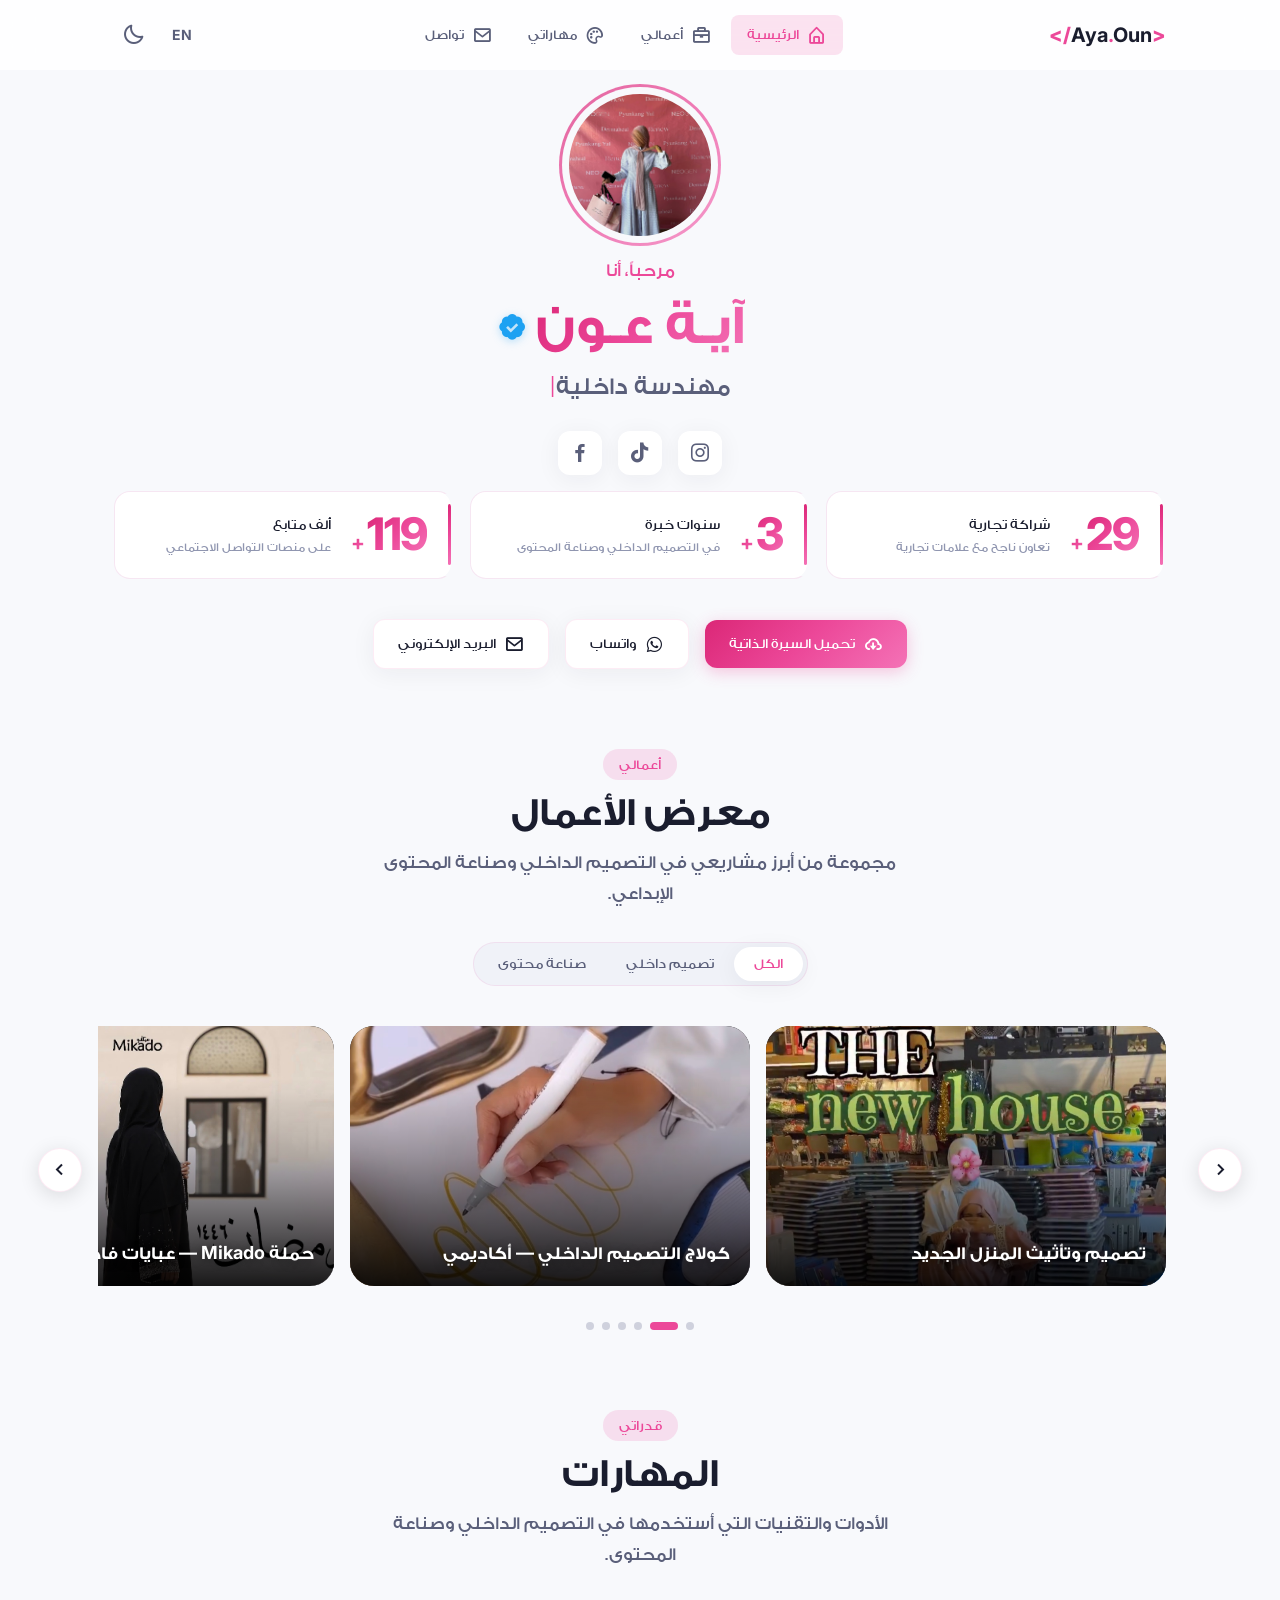
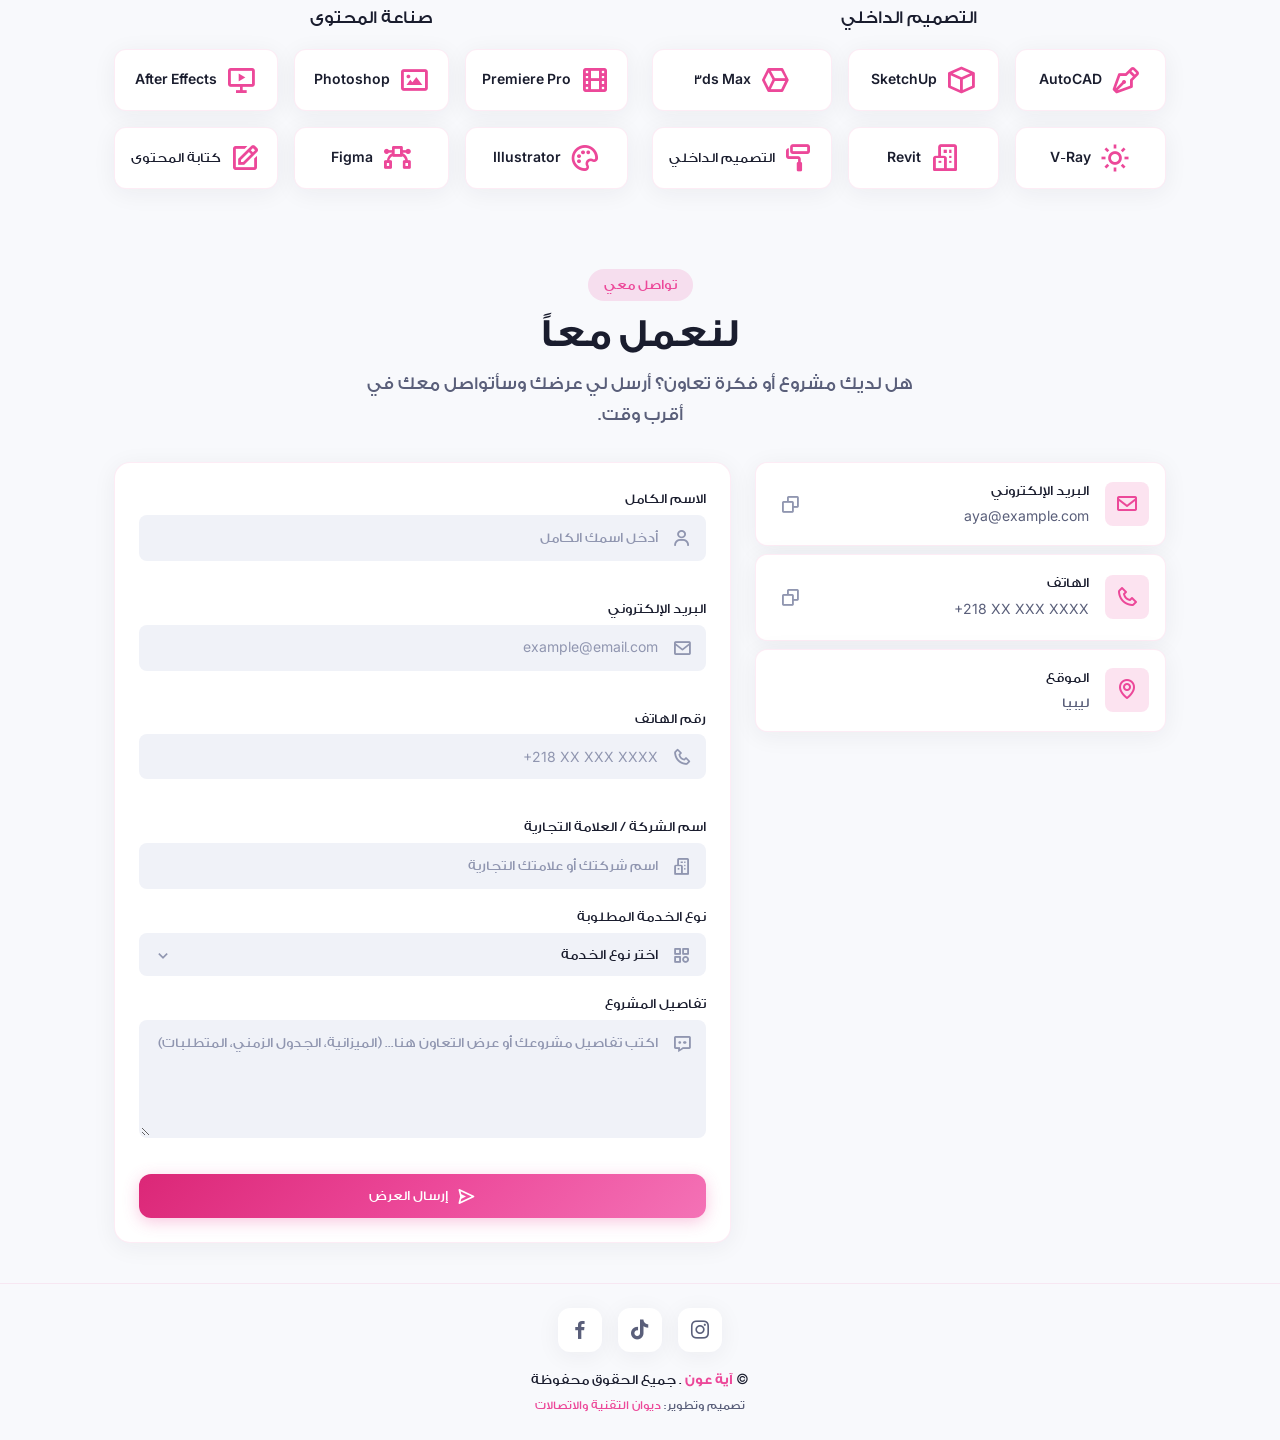
<file: index.html>
<!doctype html>
<html lang="ar" dir="rtl" data-theme="light">
  <head>
    <meta charset="UTF-8" />
    <meta name="viewport" content="width=device-width, initial-scale=1.0" />
    <title>آية عون — مهندسة داخلية | صانعة محتوى</title>
    <meta name="description" content="آية عون — مهندسة داخلية وصانعة محتوى. تصميم مساحات إبداعية وإنشاء محتوى مرئي احترافي." />

    <!-- Open Graph / Facebook -->
    <meta property="og:type" content="website" />
    <meta property="og:url" content="https://yotamo.yosef.ly/" />
    <meta property="og:title" content="آية عون — مهندسة داخلية | صانعة محتوى" />
    <meta property="og:description" content="آية عون — مهندسة داخلية وصانعة محتوى. تصميم مساحات إبداعية وإنشاء محتوى مرئي احترافي." />
    <meta property="og:image" content="https://yotamo.yosef.ly/assets/og-image.jpg" />

    <!-- Twitter Card -->
    <meta name="twitter:card" content="summary_large_image" />
    <meta name="twitter:title" content="آية عون — مهندسة داخلية | صانعة محتوى" />
    <meta name="twitter:description" content="آية عون — مهندسة داخلية وصانعة محتوى. تصميم مساحات إبداعية وإنشاء محتوى مرئي احترافي." />
    <meta name="twitter:image" content="https://yotamo.yosef.ly/assets/og-image.jpg" />

    <!-- Canonical URL -->
    <link rel="canonical" href="https://yotamo.yosef.ly/" />

    <!-- Keywords -->
    <meta name="keywords" content="آية عون, مهندسة داخلية, صانعة محتوى, تصميم داخلي, interior design, content creator, ديكور" />

    <!-- Structured Data (JSON-LD) -->
    <script type="application/ld+json">
      {
        "@context": "https://schema.org",
        "@type": "Person",
        "name": "آية عون",
        "url": "https://yotamo.yosef.ly",
        "jobTitle": "مهندسة داخلية | صانعة محتوى",
        "description": "مهندسة داخلية وصانعة محتوى. تصميم مساحات إبداعية وإنشاء محتوى مرئي احترافي.",
        "address": {
          "@type": "PostalAddress",
          "addressCountry": "LY"
        },
        "email": "aya@example.com",
        "sameAs": []
      }
    </script>

    <!-- Favicon & Apple Touch Icon -->
    <link rel="icon" type="image/png" sizes="32x32" href="assets/favicon-32.png" />
    <link rel="apple-touch-icon" sizes="180x180" href="assets/apple-touch-icon.png" />
    <meta name="theme-color" content="#ec4899" />

    <!-- Preload hero image -->
    <link rel="preload" as="image" href="assets/images/yotamo.jpg" />

    <link rel="preconnect" href="https://fonts.googleapis.com" />
    <link rel="preconnect" href="https://fonts.gstatic.com" crossorigin />
    <link href="https://fonts.googleapis.com/css2?family=Inter:wght@300;400;500;600;700;800&display=swap" rel="stylesheet" />
    <link href="https://unpkg.com/boxicons@2.1.4/css/boxicons.min.css" rel="stylesheet" />
    <link rel="stylesheet" href="style.css" />
  </head>
  <body>
    <!-- NAVBAR -->
    <header class="navbar" id="navbar">
      <div class="navbar__container container">
        <a href="#home" class="navbar__logo" dir="ltr">
          <span class="logo-bracket">&lt;/</span>Aya<span class="logo-dot">.</span>Oun<span class="logo-bracket">&gt;</span>
        </a>
        <nav class="navbar__menu" id="navMenu">
          <ul class="navbar__list">
            <li>
              <a href="#home" class="navbar__link active-link" data-section="home"
                ><i class="bx bx-home-alt"></i><span>الرئيسية</span></a
              >
            </li>
            <li>
              <a href="#projects" class="navbar__link" data-section="projects"
                ><i class="bx bx-briefcase"></i><span>أعمالي</span></a
              >
            </li>
            <li>
              <a href="#skills" class="navbar__link" data-section="skills"
                ><i class="bx bx-palette"></i><span>مهاراتي</span></a
              >
            </li>
            <li>
              <a href="#contact" class="navbar__link" data-section="contact"
                ><i class="bx bx-envelope"></i><span>تواصل</span></a
              >
            </li>
          </ul>
        </nav>
        <div class="navbar__actions">
          <a href="en/index.html" class="lang-toggle" aria-label="Switch to English">EN</a>
          <button class="theme-toggle" id="themeToggle" aria-label="تبديل الوضع">
            <i class="bx bx-moon" id="themeIcon"></i>
          </button>
          <button class="navbar__toggle" id="navToggle" aria-label="القائمة">
            <i class="bx bx-menu"></i>
          </button>
        </div>
      </div>
    </header>

    <main>
      <!-- HERO -->
      <section class="hero section" id="home">
        <div class="hero__container container">
          <div class="hero__content">
            <div class="hero__image-wrapper reveal">
              <div class="hero__image-ring"></div>
                <img
                  src="assets/images/yotamo.jpg"
                  alt="صورة آية عون"
                  class="hero__image"
                  loading="lazy"
                  decoding="async"
                  width="266"
                  height="400"
                />
            </div>
            <div class="hero__text reveal reveal-delay-1">
              <span class="hero__greeting">مرحباً، أنا</span>
              <h1 class="hero__name">آيـة عـون<i class="bx bxs-badge-check verified-badge"></i></h1>
              <p class="hero__title">
                <span class="hero__title-wrapper"
                  ><span class="hero__title-text" id="typingText"></span
                  ><span class="hero__cursor">|</span></span
                >
              </p>
            </div>
            <div class="hero__socials reveal reveal-delay-2">
              <a href="#" target="_blank" rel="noopener noreferrer" class="social-link" aria-label="Instagram"
                ><i class="bx bxl-instagram"></i
              ></a>
              <a href="#" target="_blank" rel="noopener noreferrer" class="social-link" aria-label="TikTok"
                ><i class="bx bxl-tiktok"></i
              ></a>
              <a href="#" target="_blank" rel="noopener noreferrer" class="social-link" aria-label="Facebook"
                ><i class="bx bxl-facebook"></i
              ></a>
            </div>
          </div>
        </div>
      </section>

      <!-- STATS -->
      <section class="stats section" id="stats">
        <div class="stats__container container">

          <div class="stats__metric reveal">
            <div class="stats__figure">
              <span class="stats__plus num-font">+</span>
              <h3 class="stats__number num-font" data-target="30">0</h3>
            </div>
            <div class="stats__meta">
              <span class="stats__label">شراكة تجارية</span>
              <span class="stats__sub">تعاون ناجح مع علامات تجارية</span>
            </div>
          </div>

          <div class="stats__metric reveal reveal-delay-1">
            <div class="stats__figure">
              <span class="stats__plus num-font">+</span>
              <h3 class="stats__number num-font" data-target="4">0</h3>
            </div>
            <div class="stats__meta">
              <span class="stats__label">سنوات خبرة</span>
              <span class="stats__sub">في التصميم الداخلي وصناعة المحتوى</span>
            </div>
          </div>

          <div class="stats__metric reveal reveal-delay-2">
            <div class="stats__figure">
              <span class="stats__plus num-font">+</span>
              <h3 class="stats__number num-font" data-target="120">0</h3>
            </div>
            <div class="stats__meta">
              <span class="stats__label">ألف متابع</span>
              <span class="stats__sub">على منصات التواصل الاجتماعي</span>
            </div>
          </div>

        </div>
      </section>

      <!-- ACTIONS -->
      <section class="actions section">
        <div class="actions__container container reveal">
          <a href="assets/cv.pdf" download class="btn btn--primary"
            ><i class="bx bx-cloud-download"></i>تحميل السيرة الذاتية</a
          >
          <a href="https://wa.me/" target="_blank" rel="noopener noreferrer" class="btn btn--secondary btn--whatsapp"
            ><i class="bx bxl-whatsapp"></i>واتساب</a
          >
          <a href="mailto:aya@example.com" class="btn btn--secondary btn--email"
            ><i class="bx bx-envelope"></i>البريد الإلكتروني</a
          >
        </div>
      </section>

      <!-- PROJECTS -->
      <section class="projects section" id="projects">
        <div class="projects__container container">
          <div class="section__header reveal">
            <span class="section__subtitle">أعمالي</span>
            <h2 class="section__title">معرض الأعمال</h2>
            <p class="section__description">
              مجموعة من أبرز مشاريعي في التصميم الداخلي وصناعة المحتوى الإبداعي.
            </p>
          </div>
          <div class="projects__tabs reveal">
            <button type="button" class="projects__tab active" data-filter="all">الكل</button>
            <button type="button" class="projects__tab" data-filter="interior">تصميم داخلي</button>
            <button type="button" class="projects__tab" data-filter="content">صناعة محتوى</button>
          </div>
          <div class="projects__carousel-wrapper">
            <button class="projects__nav projects__nav--prev" aria-label="السابق"><i class="bx bx-chevron-left"></i></button>
            <button class="projects__nav projects__nav--next" aria-label="التالي"><i class="bx bx-chevron-right"></i></button>
            <div class="projects__grid">

              <!-- Project 1 — المنزل الجديد -->
              <article class="project-card reveal" data-category="interior">
                <div class="project-card__image-wrapper">
                  <img src="assets/images/The%20new%20house.jpg" alt="تصميم المنزل الجديد" class="project-card__image" loading="lazy" decoding="async" width="800" height="450" />
                </div>
                <a href="#" class="project-card__btn"><i class="bx bx-link-external"></i>عرض المشروع</a>
                <div class="project-card__overlay">
                  <div class="project-card__content">
                    <h3 class="project-card__title">تصميم وتأثيث المنزل الجديد</h3>
                    <p class="project-card__description">تصميم داخلي متكامل من الصفر — من اختيار الأرضيات وتشطيب المساحات، وصولاً إلى انتقاء الأثاث وضبط كل تفصيلة لخلق بيئة سكنية عصرية ودافئة.</p>
                  </div>
                </div>
              </article>

              <!-- Project 2 — كولاج التصميم الداخلي -->
              <article class="project-card reveal" data-category="interior">
                <div class="project-card__image-wrapper">
                  <img src="assets/images/interior%20design.jpg" alt="كولاج التصميم الداخلي" class="project-card__image" loading="lazy" decoding="async" width="800" height="450" />
                </div>
                <a href="#" class="project-card__btn"><i class="bx bx-link-external"></i>عرض المشروع</a>
                <div class="project-card__overlay">
                  <div class="project-card__content">
                    <h3 class="project-card__title">كولاج التصميم الداخلي — أكاديمي</h3>
                    <p class="project-card__description">مشروع جامعي يعتمد تقنية الكولاج لدمج عناصر تصميمية داخلية متنوعة في تكوين بصري متناسق، يعكس الرؤية الإبداعية ومفهوم المساحة المتكاملة.</p>
                  </div>
                </div>
              </article>

              <!-- Project 3 — ميكادو -->
              <article class="project-card reveal" data-category="content">
                <div class="project-card__image-wrapper">
                  <img src="assets/images/micado.jpg" alt="حملة ميكادو للعبايات" class="project-card__image" loading="lazy" decoding="async" width="800" height="450" />
                </div>
                <a href="#" class="project-card__btn"><i class="bx bx-link-external"></i>عرض المشروع</a>
                <div class="project-card__overlay">
                  <div class="project-card__content">
                    <h3 class="project-card__title">حملة Mikado — عبايات فاخرة</h3>
                    <p class="project-card__description">إنتاج حملة ترويجية مرئية لبراند Mikado للعبايات، تضمنت تصوير وإخراج محتوى احترافي يُبرز أناقة التصاميم ويعزز الهوية البصرية للعلامة التجارية.</p>
                  </div>
                </div>
              </article>

              <!-- Project 4 — استوديو 911 -->
              <article class="project-card reveal" data-category="content">
                <div class="project-card__image-wrapper">
                  <img src="assets/images/911Studio.jpg" alt="استوديو 911" class="project-card__image" loading="lazy" decoding="async" width="800" height="450" />
                </div>
                <a href="#" class="project-card__btn"><i class="bx bx-link-external"></i>عرض المشروع</a>
                <div class="project-card__overlay">
                  <div class="project-card__content">
                    <h3 class="project-card__title">استوديو 911 — إعلان ترويجي</h3>
                    <p class="project-card__description">إنتاج محتوى تسويقي لاستوديو 911 المخصص للمصورين وصناع المحتوى، سلّط الضوء على مزايا المساحة الإبداعية واستهدف الجمهور المتخصص بأسلوب بصري مؤثر.</p>
                  </div>
                </div>
              </article>

              <!-- Project 5 — يوتامو كيتشن -->
              <article class="project-card reveal" data-category="content">
                <div class="project-card__image-wrapper">
                  <img src="assets/images/yotamo-kitchen.jpg" alt="يوتامو كيتشن" class="project-card__image" loading="lazy" decoding="async" width="800" height="450" />
                </div>
                <a href="#" class="project-card__btn"><i class="bx bx-link-external"></i>عرض المشروع</a>
                <div class="project-card__overlay">
                  <div class="project-card__content">
                    <h3 class="project-card__title">يوتامو كيتشن — فلوق ترفيهي</h3>
                    <p class="project-card__description">فلوق يومي ضمن فقرة "يوتامو كيتشن"، يرصد تجربة الطبخ بأسلوب ترفيهي تفاعلي ويكشف الجانب الإنساني الحقيقي لآية بعيداً عن الطابع الرسمي.</p>
                  </div>
                </div>
              </article>

              <!-- Project 6 — مجسمات ونماذج -->
              <article class="project-card reveal" data-category="interior">
                <div class="project-card__image-wrapper">
                  <img src="assets/images/mojasem.jpg" alt="مجسم معماري" class="project-card__image" loading="lazy" decoding="async" width="800" height="450" />
                </div>
                <a href="#" class="project-card__btn"><i class="bx bx-link-external"></i>عرض المشروع</a>
                <div class="project-card__overlay">
                  <div class="project-card__content">
                    <h3 class="project-card__title">مجسمات ونماذج — أكاديمي</h3>
                    <p class="project-card__description">توثيق كامل لرحلة صناعة مجسم معماري من الصفر حتى التسليم، وفق الأساليب المعتمدة في هندسة التصميم الداخلي عبر جميع مراحل التصميم والتنفيذ.</p>
                  </div>
                </div>
              </article>

            </div>
            <div class="projects__dots"></div>
          </div>
        </div>
      </section>

      <!-- SKILLS -->
      <section class="skills section" id="skills">
        <div class="skills__container container">
          <div class="section__header reveal">
            <span class="section__subtitle">قدراتي</span>
            <h2 class="section__title">المهارات</h2>
            <p class="section__description">
              الأدوات والتقنيات التي أستخدمها في التصميم الداخلي وصناعة المحتوى.
            </p>
          </div>
          <div class="skills__layout reveal">
            <div class="skills__group">
              <h3 class="skills__group-title">التصميم الداخلي</h3>
              <div class="skills__badges">
                <div class="skill-badge"><i class="bx bx-pen"></i><span>AutoCAD</span></div>
                <div class="skill-badge"><i class="bx bx-cube"></i><span>SketchUp</span></div>
                <div class="skill-badge"><i class="bx bx-cube-alt"></i><span>3ds Max</span></div>
                <div class="skill-badge"><i class="bx bx-sun"></i><span>V-Ray</span></div>
                <div class="skill-badge"><i class="bx bx-buildings"></i><span>Revit</span></div>
                <div class="skill-badge"><i class="bx bx-paint-roll"></i><span>التصميم الداخلي</span></div>
              </div>
            </div>
            <div class="skills__group">
              <h3 class="skills__group-title">صناعة المحتوى</h3>
              <div class="skills__badges">
                <div class="skill-badge"><i class="bx bx-film"></i><span>Premiere Pro</span></div>
                <div class="skill-badge"><i class="bx bx-image"></i><span>Photoshop</span></div>
                <div class="skill-badge"><i class="bx bx-slideshow"></i><span>After Effects</span></div>
                <div class="skill-badge"><i class="bx bx-palette"></i><span>Illustrator</span></div>
                <div class="skill-badge"><i class="bx bx-vector"></i><span>Figma</span></div>
                <div class="skill-badge"><i class="bx bx-edit"></i><span>كتابة المحتوى</span></div>
              </div>
            </div>
          </div>
        </div>
      </section>

      <!-- CONTACT -->
      <section class="contact section" id="contact">
        <div class="contact__container container">
          <div class="section__header reveal">
            <span class="section__subtitle">تواصل معي</span>
            <h2 class="section__title">لنعمل معاً</h2>
            <p class="section__description">
              هل لديك مشروع أو فكرة تعاون؟ أرسل لي عرضك وسأتواصل معك في أقرب وقت.
            </p>
          </div>
          <div class="contact__content">
            <div class="contact__info reveal">
              <div class="contact__info-card">
                <i class="bx bx-envelope"></i>
                <div>
                  <h4>البريد الإلكتروني</h4>
                  <p>aya@example.com</p>
                </div>
                <button class="copy-btn" data-copy="aya@example.com" aria-label="نسخ البريد">
                  <i class="bx bx-copy"></i>
                </button>
              </div>
              <div class="contact__info-card">
                <i class="bx bx-phone"></i>
                <div>
                  <h4>الهاتف</h4>
                  <p class="num-font">+218 XX XXX XXXX</p>
                </div>
                <button class="copy-btn" data-copy="+218XXXXXXXX" aria-label="نسخ رقم الهاتف">
                  <i class="bx bx-copy"></i>
                </button>
              </div>
              <div class="contact__info-card">
                <i class="bx bx-map"></i>
                <div>
                  <h4>الموقع</h4>
                  <p>ليبيا</p>
                </div>
              </div>
            </div>
            <form class="contact__form reveal reveal-delay-1" id="contactForm" novalidate>
              <div class="form-group">
                <label for="contactName" class="form-label">الاسم الكامل</label>
                <div class="form-input-wrapper">
                  <i class="bx bx-user"></i
                  ><input type="text" id="contactName" name="name" class="form-input" placeholder="أدخل اسمك الكامل" required />
                </div>
                <span class="form-error" id="nameError"></span>
              </div>
              <div class="form-group">
                <label for="contactEmail" class="form-label">البريد الإلكتروني</label>
                <div class="form-input-wrapper">
                  <i class="bx bx-envelope"></i
                  ><input type="email" id="contactEmail" name="email" class="form-input" placeholder="example@email.com" required />
                </div>
                <span class="form-error" id="emailError"></span>
              </div>
              <div class="form-group">
                <label for="contactPhone" class="form-label">رقم الهاتف</label>
                <div class="form-input-wrapper">
                  <i class="bx bx-phone"></i
                  ><input type="tel" id="contactPhone" name="phone" class="form-input num-font" placeholder="+218 XX XXX XXXX" dir="ltr" />
                </div>
                <span class="form-error" id="phoneError"></span>
              </div>
              <div class="form-group">
                <label for="contactCompany" class="form-label">اسم الشركة / العلامة التجارية</label>
                <div class="form-input-wrapper">
                  <i class="bx bx-buildings"></i
                  ><input type="text" id="contactCompany" name="company" class="form-input" placeholder="اسم شركتك أو علامتك التجارية" />
                </div>
              </div>
              <div class="form-group">
                <label for="contactService" class="form-label">نوع الخدمة المطلوبة</label>
                <div class="form-input-wrapper form-input-wrapper--select">
                  <i class="bx bx-category"></i>
                  <select id="contactService" name="serviceType" class="form-input" required>
                    <option value="" disabled selected>اختر نوع الخدمة</option>
                    <option value="interior-design">تصميم داخلي</option>
                    <option value="content-creation">صناعة محتوى</option>
                    <option value="product-review">مراجعة منتجات</option>
                    <option value="social-campaign">حملة تسويقية</option>
                    <option value="brand-collab">شراكة تجارية</option>
                    <option value="other">أخرى</option>
                  </select>
                  <i class="bx bx-chevron-down"></i>
                </div>
              </div>
              <div class="form-group">
                <label for="contactMessage" class="form-label">تفاصيل المشروع</label>
                <div class="form-input-wrapper form-input-wrapper--textarea">
                  <i class="bx bx-message-dots"></i
                  ><textarea id="contactMessage" name="message" class="form-input form-textarea" placeholder="اكتب تفاصيل مشروعك أو عرض التعاون هنا... (الميزانية، الجدول الزمني، المتطلبات)" rows="5" required></textarea>
                </div>
                <span class="form-error" id="messageError"></span>
              </div>
              <button type="submit" class="btn btn--primary btn--full" id="submitBtn">
                <i class="bx bx-send" id="sendIcon"></i><i class="bx bx-loader-alt bx-spin" id="spinnerIcon" style="display:none"></i><span>إرسال العرض</span>
              </button>
              <div class="form-success" id="formSuccess">
                <i class="bx bx-check-circle"></i
                ><span>تم إرسال عرضك بنجاح! سأتواصل معك قريباً ✨</span>
              </div>
              <div class="form-error-global" id="formError">
                <i class="bx bx-error-circle"></i
                ><span>حدث خطأ أثناء الإرسال. حاول مرة أخرى أو راسلني مباشرة.</span>
              </div>
            </form>
          </div>
        </div>
      </section>
    </main>

    <!-- FOOTER -->
    <footer class="footer">
      <div class="footer__container container">
        <div class="footer__socials">
          <a href="#" target="_blank" rel="noopener noreferrer" class="social-link" aria-label="Instagram"
            ><i class="bx bxl-instagram"></i
          ></a>
          <a href="#" target="_blank" rel="noopener noreferrer" class="social-link" aria-label="TikTok"
            ><i class="bx bxl-tiktok"></i
          ></a>
          <a href="#" target="_blank" rel="noopener noreferrer" class="social-link" aria-label="Facebook"
            ><i class="bx bxl-facebook"></i
          ></a>
        </div>
        <div class="footer__copy">
          <p class="footer__copyright">
            &copy; <span class="footer__brand">آية عون</span> . جميع الحقوق محفوظة
          </p>
          <p class="footer__legal">تصميم وتطوير: <a href="https://yosef.ly" target="_blank" rel="noopener noreferrer">ديوان التقنية والاتصالات</a></p>
        </div>
      </div>
    </footer>

    <button class="scroll-top" id="scrollTop" aria-label="العودة للأعلى">
      <i class="bx bx-up-arrow-alt"></i>
    </button>
    <script src="script.js"></script>
  </body>
</html>
</file>
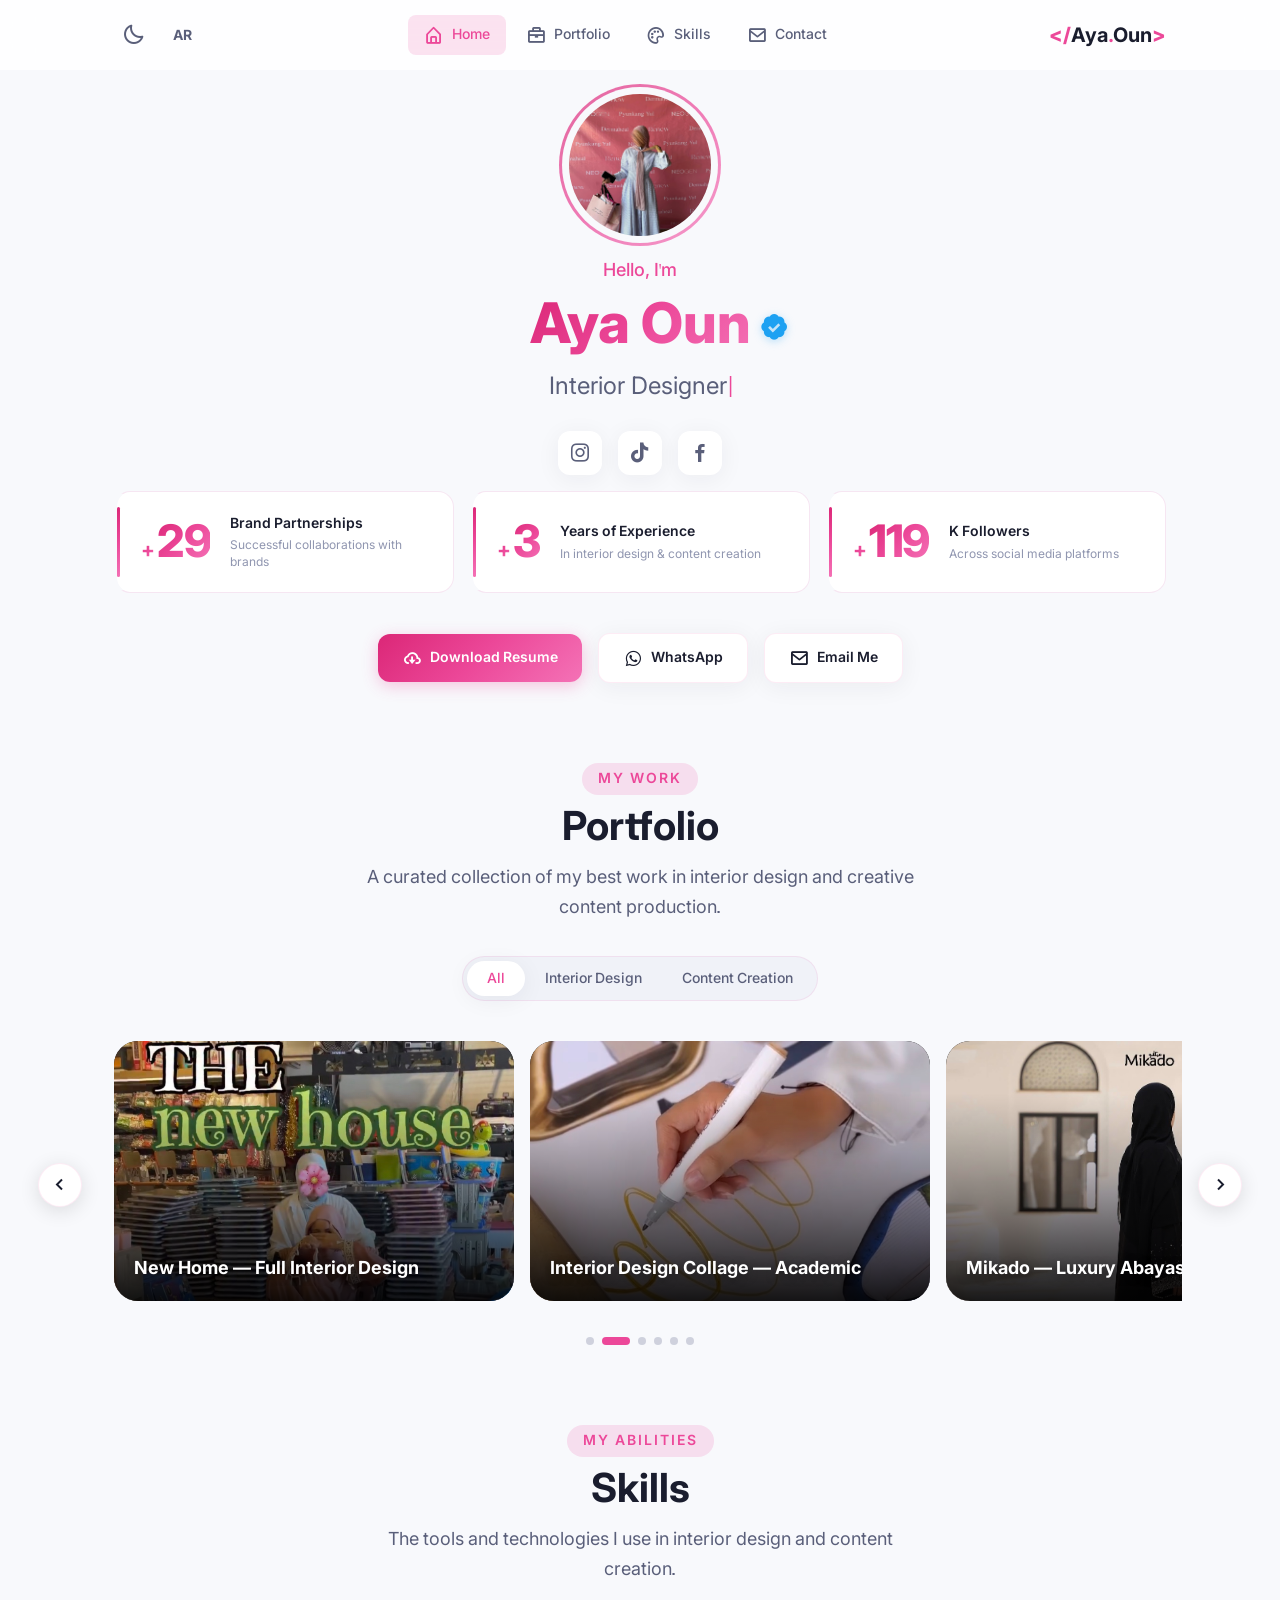
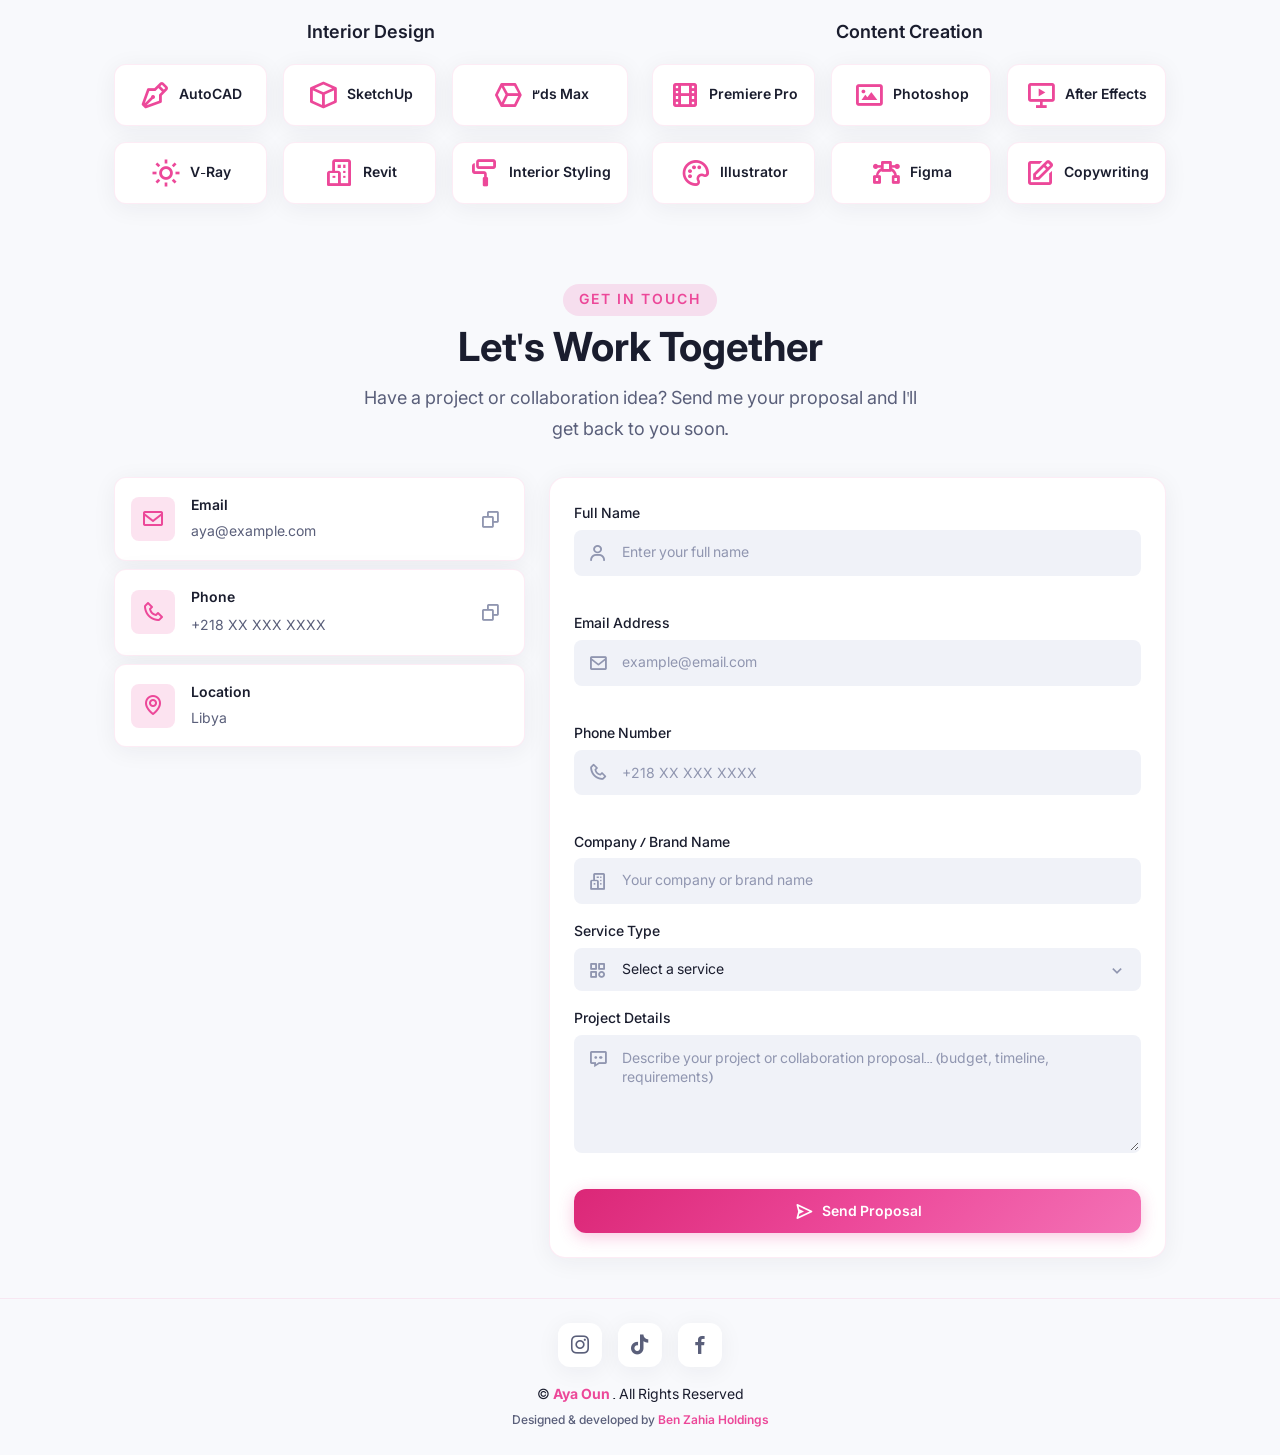
<file: en/index.html>
<!doctype html>
<html lang="en" dir="ltr" data-theme="light">
  <head>
    <meta charset="UTF-8" />
    <meta name="viewport" content="width=device-width, initial-scale=1.0" />
    <title>Aya Oun — Interior Designer | Content Creator</title>
    <meta name="description" content="Aya Oun — Interior designer and content creator. Crafting creative spaces and producing professional visual content." />

    <!-- Open Graph / Facebook -->
    <meta property="og:type" content="website" />
    <meta property="og:url" content="https://yotamo.yosef.ly/en/" />
    <meta property="og:title" content="Aya Oun — Interior Designer | Content Creator" />
    <meta property="og:description" content="Interior designer and content creator. Crafting creative spaces and producing professional visual content." />
    <meta property="og:image" content="https://yotamo.yosef.ly/assets/og-image.jpg" />

    <!-- Twitter Card -->
    <meta name="twitter:card" content="summary_large_image" />
    <meta name="twitter:title" content="Aya Oun — Interior Designer | Content Creator" />
    <meta name="twitter:description" content="Interior designer and content creator. Crafting creative spaces and producing professional visual content." />
    <meta name="twitter:image" content="https://yotamo.yosef.ly/assets/og-image.jpg" />

    <!-- Canonical URL -->
    <link rel="canonical" href="https://yotamo.yosef.ly/en/" />

    <!-- Keywords -->
    <meta name="keywords" content="Aya Oun, interior designer, content creator, interior design, decor, creative spaces" />

    <!-- Structured Data (JSON-LD) -->
    <script type="application/ld+json">
      {
        "@context": "https://schema.org",
        "@type": "Person",
        "name": "Aya Oun",
        "url": "https://yotamo.yosef.ly/en/",
        "jobTitle": "Interior Designer | Content Creator",
        "description": "Interior designer and content creator specializing in creative spaces and professional visual content.",
        "address": {
          "@type": "PostalAddress",
          "addressCountry": "LY"
        },
        "email": "aya@example.com",
        "sameAs": []
      }
    </script>

    <!-- Favicon & Apple Touch Icon -->
    <link rel="icon" type="image/png" sizes="32x32" href="../assets/favicon-32.png" />
    <link rel="apple-touch-icon" sizes="180x180" href="../assets/apple-touch-icon.png" />
    <meta name="theme-color" content="#ec4899" />

    <!-- Preload hero image -->
    <link rel="preload" as="image" href="../assets/images/yotamo.jpg" />

    <link rel="preconnect" href="https://fonts.googleapis.com" />
    <link rel="preconnect" href="https://fonts.gstatic.com" crossorigin />
    <link href="https://fonts.googleapis.com/css2?family=Inter:wght@300;400;500;600;700;800&display=swap" rel="stylesheet" />
    <link href="https://unpkg.com/boxicons@2.1.4/css/boxicons.min.css" rel="stylesheet" />
    <link rel="stylesheet" href="../style.css" />
  </head>
  <body>
    <!-- NAVBAR -->
    <header class="navbar" id="navbar" dir="rtl">
      <div class="navbar__container container">
        <a href="#home" class="navbar__logo" dir="ltr">
          <span class="logo-bracket">&lt;/</span>Aya<span class="logo-dot">.</span>Oun<span class="logo-bracket">&gt;</span>
        </a>
        <nav class="navbar__menu" id="navMenu" dir="ltr">
          <ul class="navbar__list">
            <li><a href="#home" class="navbar__link active-link" data-section="home"><i class="bx bx-home-alt"></i><span>Home</span></a></li>
            <li><a href="#projects" class="navbar__link" data-section="projects"><i class="bx bx-briefcase"></i><span>Portfolio</span></a></li>
            <li><a href="#skills" class="navbar__link" data-section="skills"><i class="bx bx-palette"></i><span>Skills</span></a></li>
            <li><a href="#contact" class="navbar__link" data-section="contact"><i class="bx bx-envelope"></i><span>Contact</span></a></li>
          </ul>
        </nav>
        <div class="navbar__actions">
          <a href="../" class="lang-toggle" aria-label="Switch to Arabic">AR</a>
          <button class="theme-toggle" id="themeToggle" aria-label="Toggle Theme">
            <i class="bx bx-moon" id="themeIcon"></i>
          </button>
          <button class="navbar__toggle" id="navToggle" aria-label="Menu">
            <i class="bx bx-menu"></i>
          </button>
        </div>
      </div>
    </header>

    <main>
      <!-- HERO -->
      <section class="hero section" id="home">
        <div class="hero__container container">
          <div class="hero__content">
            <div class="hero__image-wrapper reveal">
              <div class="hero__image-ring"></div>
              <img src="../assets/images/yotamo.jpg" alt="Aya Oun Profile Picture" class="hero__image" loading="lazy" decoding="async" width="266" height="400" />
            </div>
            <div class="hero__text reveal reveal-delay-1">
              <span class="hero__greeting">Hello, I'm</span>
              <h1 class="hero__name">Aya Oun<i class="bx bxs-badge-check verified-badge"></i></h1>
              <p class="hero__title">
                <span class="hero__title-wrapper"><span class="hero__title-text" id="typingText"></span><span class="hero__cursor">|</span></span>
              </p>
            </div>
            <div class="hero__socials reveal reveal-delay-2">
              <a href="#" target="_blank" rel="noopener noreferrer" class="social-link" aria-label="Instagram"><i class="bx bxl-instagram"></i></a>
              <a href="#" target="_blank" rel="noopener noreferrer" class="social-link" aria-label="TikTok"><i class="bx bxl-tiktok"></i></a>
              <a href="#" target="_blank" rel="noopener noreferrer" class="social-link" aria-label="Facebook"><i class="bx bxl-facebook"></i></a>
            </div>
          </div>
        </div>
      </section>

      <!-- STATS -->
      <section class="stats section" id="stats">
        <div class="stats__container container">

          <div class="stats__metric reveal">
            <div class="stats__figure">
              <span class="stats__plus num-font">+</span>
              <h3 class="stats__number num-font" data-target="30">0</h3>
            </div>
            <div class="stats__meta">
              <span class="stats__label">Brand Partnerships</span>
              <span class="stats__sub">Successful collaborations with brands</span>
            </div>
          </div>

          <div class="stats__metric reveal reveal-delay-1">
            <div class="stats__figure">
              <span class="stats__plus num-font">+</span>
              <h3 class="stats__number num-font" data-target="4">0</h3>
            </div>
            <div class="stats__meta">
              <span class="stats__label">Years of Experience</span>
              <span class="stats__sub">In interior design & content creation</span>
            </div>
          </div>

          <div class="stats__metric reveal reveal-delay-2">
            <div class="stats__figure">
              <span class="stats__plus num-font">+</span>
              <h3 class="stats__number num-font" data-target="120">0</h3>
            </div>
            <div class="stats__meta">
              <span class="stats__label">K Followers</span>
              <span class="stats__sub">Across social media platforms</span>
            </div>
          </div>

        </div>
      </section>

      <!-- ACTIONS -->
      <section class="actions section">
        <div class="actions__container container reveal">
          <a href="../assets/cv.pdf" download class="btn btn--primary"><i class="bx bx-cloud-download"></i>Download Resume</a>
          <a href="https://wa.me/" target="_blank" rel="noopener noreferrer" class="btn btn--secondary btn--whatsapp"><i class="bx bxl-whatsapp"></i>WhatsApp</a>
          <a href="mailto:aya@example.com" class="btn btn--secondary btn--email"><i class="bx bx-envelope"></i>Email Me</a>
        </div>
      </section>

      <!-- PROJECTS -->
      <section class="projects section" id="projects">
        <div class="projects__container container">
          <div class="section__header reveal">
            <span class="section__subtitle">My Work</span>
            <h2 class="section__title">Portfolio</h2>
            <p class="section__description">
              A curated collection of my best work in interior design and creative content production.
            </p>
          </div>
          <div class="projects__tabs reveal">
            <button type="button" class="projects__tab active" data-filter="all">All</button>
            <button type="button" class="projects__tab" data-filter="interior">Interior Design</button>
            <button type="button" class="projects__tab" data-filter="content">Content Creation</button>
          </div>
          <div class="projects__carousel-wrapper">
            <button class="projects__nav projects__nav--prev" aria-label="Previous"><i class="bx bx-chevron-left"></i></button>
            <button class="projects__nav projects__nav--next" aria-label="Next"><i class="bx bx-chevron-right"></i></button>
            <div class="projects__grid">

              <!-- Project 1 -->
              <article class="project-card reveal" data-category="interior">
                <div class="project-card__image-wrapper">
                  <img src="../assets/images/The%20new%20house.jpg" alt="New Home Design" class="project-card__image" loading="lazy" decoding="async" width="800" height="450" />
                </div>
                <a href="#" class="project-card__btn"><i class="bx bx-link-external"></i>View Project</a>
                <div class="project-card__overlay">
                  <div class="project-card__content">
                    <h3 class="project-card__title">New Home — Full Interior Design</h3>
                    <p class="project-card__description">A complete interior design project from scratch — from flooring and finishing to furniture selection and final styling.</p>
                  </div>
                </div>
              </article>

              <!-- Project 2 -->
              <article class="project-card reveal" data-category="interior">
                <div class="project-card__image-wrapper">
                  <img src="../assets/images/interior%20design.jpg" alt="Interior Design Collage" class="project-card__image" loading="lazy" decoding="async" width="800" height="450" />
                </div>
                <a href="#" class="project-card__btn"><i class="bx bx-link-external"></i>View Project</a>
                <div class="project-card__overlay">
                  <div class="project-card__content">
                    <h3 class="project-card__title">Interior Design Collage — Academic</h3>
                    <p class="project-card__description">An academic project using collage technique to blend diverse interior elements into a cohesive visual composition reflecting spatial creativity.</p>
                  </div>
                </div>
              </article>

              <!-- Project 3 -->
              <article class="project-card reveal" data-category="content">
                <div class="project-card__image-wrapper">
                  <img src="../assets/images/micado.jpg" alt="Mikado Abayas Campaign" class="project-card__image" loading="lazy" decoding="async" width="800" height="450" />
                </div>
                <a href="#" class="project-card__btn"><i class="bx bx-link-external"></i>View Project</a>
                <div class="project-card__overlay">
                  <div class="project-card__content">
                    <h3 class="project-card__title">Mikado — Luxury Abayas Campaign</h3>
                    <p class="project-card__description">A promotional visual campaign for Mikado abayas brand, featuring professional photography and direction that highlights the elegance of the designs.</p>
                  </div>
                </div>
              </article>

              <!-- Project 4 -->
              <article class="project-card reveal" data-category="content">
                <div class="project-card__image-wrapper">
                  <img src="../assets/images/911Studio.jpg" alt="911 Studio Campaign" class="project-card__image" loading="lazy" decoding="async" width="800" height="450" />
                </div>
                <a href="#" class="project-card__btn"><i class="bx bx-link-external"></i>View Project</a>
                <div class="project-card__overlay">
                  <div class="project-card__content">
                    <h3 class="project-card__title">Studio 911 — Promotional Ad</h3>
                    <p class="project-card__description">Marketing content production for Studio 911, a creative space for photographers and content creators, targeting a professional audience.</p>
                  </div>
                </div>
              </article>

              <!-- Project 5 -->
              <article class="project-card reveal" data-category="content">
                <div class="project-card__image-wrapper">
                  <img src="../assets/images/yotamo-kitchen.jpg" alt="Yotamo Kitchen Vlog" class="project-card__image" loading="lazy" decoding="async" width="800" height="450" />
                </div>
                <a href="#" class="project-card__btn"><i class="bx bx-link-external"></i>View Project</a>
                <div class="project-card__overlay">
                  <div class="project-card__content">
                    <h3 class="project-card__title">Yotamo Kitchen — Lifestyle Vlog</h3>
                    <p class="project-card__description">A daily lifestyle vlog in the "Yotamo Kitchen" series, capturing a fun cooking day in an authentic, entertaining format.</p>
                  </div>
                </div>
              </article>

              <!-- Project 6 -->
              <article class="project-card reveal" data-category="interior">
                <div class="project-card__image-wrapper">
                  <img src="../assets/images/mojasem.jpg" alt="Architectural Scale Model" class="project-card__image" loading="lazy" decoding="async" width="800" height="450" />
                </div>
                <a href="#" class="project-card__btn"><i class="bx bx-link-external"></i>View Project</a>
                <div class="project-card__overlay">
                  <div class="project-card__content">
                    <h3 class="project-card__title">Scale Model — Academic Project</h3>
                    <p class="project-card__description">Full documentation of an architectural scale model built from scratch to final submission, following all standard methods in interior design engineering.</p>
                  </div>
                </div>
              </article>

            </div>
            <div class="projects__dots"></div>
          </div>
        </div>
      </section>

      <!-- SKILLS -->
      <section class="skills section" id="skills">
        <div class="skills__container container">
          <div class="section__header reveal">
            <span class="section__subtitle">My Abilities</span>
            <h2 class="section__title">Skills</h2>
            <p class="section__description">
              The tools and technologies I use in interior design and content creation.
            </p>
          </div>
          <div class="skills__layout reveal">
            <div class="skills__group">
              <h3 class="skills__group-title">Interior Design</h3>
              <div class="skills__badges">
                <div class="skill-badge"><i class="bx bx-pen"></i><span>AutoCAD</span></div>
                <div class="skill-badge"><i class="bx bx-cube"></i><span>SketchUp</span></div>
                <div class="skill-badge"><i class="bx bx-cube-alt"></i><span>3ds Max</span></div>
                <div class="skill-badge"><i class="bx bx-sun"></i><span>V-Ray</span></div>
                <div class="skill-badge"><i class="bx bx-buildings"></i><span>Revit</span></div>
                <div class="skill-badge"><i class="bx bx-paint-roll"></i><span>Interior Styling</span></div>
              </div>
            </div>
            <div class="skills__group">
              <h3 class="skills__group-title">Content Creation</h3>
              <div class="skills__badges">
                <div class="skill-badge"><i class="bx bx-film"></i><span>Premiere Pro</span></div>
                <div class="skill-badge"><i class="bx bx-image"></i><span>Photoshop</span></div>
                <div class="skill-badge"><i class="bx bx-slideshow"></i><span>After Effects</span></div>
                <div class="skill-badge"><i class="bx bx-palette"></i><span>Illustrator</span></div>
                <div class="skill-badge"><i class="bx bx-vector"></i><span>Figma</span></div>
                <div class="skill-badge"><i class="bx bx-edit"></i><span>Copywriting</span></div>
              </div>
            </div>
          </div>
        </div>
      </section>

      <!-- CONTACT -->
      <section class="contact section" id="contact">
        <div class="contact__container container">
          <div class="section__header reveal">
            <span class="section__subtitle">Get in Touch</span>
            <h2 class="section__title">Let's Work Together</h2>
            <p class="section__description">
              Have a project or collaboration idea? Send me your proposal and I'll get back to you soon.
            </p>
          </div>
          <div class="contact__content">
            <div class="contact__info reveal">
              <div class="contact__info-card">
                <i class="bx bx-envelope"></i>
                <div>
                  <h4>Email</h4>
                  <p>aya@example.com</p>
                </div>
                <button class="copy-btn" data-copy="aya@example.com" aria-label="Copy Email">
                  <i class="bx bx-copy"></i>
                </button>
              </div>
              <div class="contact__info-card">
                <i class="bx bx-phone"></i>
                <div>
                  <h4>Phone</h4>
                  <p class="num-font">+218 XX XXX XXXX</p>
                </div>
                <button class="copy-btn" data-copy="+218XXXXXXXX" aria-label="Copy Phone Number">
                  <i class="bx bx-copy"></i>
                </button>
              </div>
              <div class="contact__info-card">
                <i class="bx bx-map"></i>
                <div>
                  <h4>Location</h4>
                  <p>Libya</p>
                </div>
              </div>
            </div>
            <form class="contact__form reveal reveal-delay-1" id="contactForm" novalidate>
              <div class="form-group">
                <label for="contactName" class="form-label">Full Name</label>
                <div class="form-input-wrapper">
                  <i class="bx bx-user"></i><input type="text" id="contactName" name="name" class="form-input" placeholder="Enter your full name" required />
                </div>
                <span class="form-error" id="nameError"></span>
              </div>
              <div class="form-group">
                <label for="contactEmail" class="form-label">Email Address</label>
                <div class="form-input-wrapper">
                  <i class="bx bx-envelope"></i><input type="email" id="contactEmail" name="email" class="form-input" placeholder="example@email.com" required />
                </div>
                <span class="form-error" id="emailError"></span>
              </div>
              <div class="form-group">
                <label for="contactPhone" class="form-label">Phone Number</label>
                <div class="form-input-wrapper">
                  <i class="bx bx-phone"></i><input type="tel" id="contactPhone" name="phone" class="form-input num-font" placeholder="+218 XX XXX XXXX" dir="ltr" />
                </div>
                <span class="form-error" id="phoneError"></span>
              </div>
              <div class="form-group">
                <label for="contactCompany" class="form-label">Company / Brand Name</label>
                <div class="form-input-wrapper">
                  <i class="bx bx-buildings"></i><input type="text" id="contactCompany" name="company" class="form-input" placeholder="Your company or brand name" />
                </div>
              </div>
              <div class="form-group">
                <label for="contactService" class="form-label">Service Type</label>
                <div class="form-input-wrapper form-input-wrapper--select">
                  <i class="bx bx-category"></i>
                  <select id="contactService" name="serviceType" class="form-input" required>
                    <option value="" disabled selected>Select a service</option>
                    <option value="interior-design">Interior Design</option>
                    <option value="content-creation">Content Creation</option>
                    <option value="product-review">Product Review</option>
                    <option value="social-campaign">Social Media Campaign</option>
                    <option value="brand-collab">Brand Collaboration</option>
                    <option value="other">Other</option>
                  </select>
                  <i class="bx bx-chevron-down"></i>
                </div>
              </div>
              <div class="form-group">
                <label for="contactMessage" class="form-label">Project Details</label>
                <div class="form-input-wrapper form-input-wrapper--textarea">
                  <i class="bx bx-message-dots"></i><textarea id="contactMessage" name="message" class="form-input form-textarea" placeholder="Describe your project or collaboration proposal... (budget, timeline, requirements)" rows="5" required></textarea>
                </div>
                <span class="form-error" id="messageError"></span>
              </div>
              <button type="submit" class="btn btn--primary btn--full" id="submitBtn">
                <i class="bx bx-send" id="sendIcon"></i><i class="bx bx-loader-alt bx-spin" id="spinnerIcon" style="display:none"></i><span>Send Proposal</span>
              </button>
              <div class="form-success" id="formSuccess">
                <i class="bx bx-check-circle"></i><span>Your proposal has been sent successfully! I'll get back to you soon ✨</span>
              </div>
              <div class="form-error-global" id="formError">
                <i class="bx bx-error-circle"></i><span>An error occurred while sending. Please try again or contact me directly.</span>
              </div>
            </form>
          </div>
        </div>
      </section>
    </main>

    <!-- FOOTER -->
    <footer class="footer">
      <div class="footer__container container">
        <div class="footer__socials">
          <a href="#" target="_blank" rel="noopener noreferrer" class="social-link" aria-label="Instagram"><i class="bx bxl-instagram"></i></a>
          <a href="#" target="_blank" rel="noopener noreferrer" class="social-link" aria-label="TikTok"><i class="bx bxl-tiktok"></i></a>
          <a href="#" target="_blank" rel="noopener noreferrer" class="social-link" aria-label="Facebook"><i class="bx bxl-facebook"></i></a>
        </div>
        <div class="footer__copy">
          <p class="footer__copyright">
            &copy; <span class="footer__brand">Aya Oun</span> . All Rights Reserved
          </p>
          <p class="footer__legal">Designed &amp; developed by <a href="https://yosef.ly" target="_blank" rel="noopener noreferrer">Ben Zahia Holdings</a></p>
        </div>
      </div>
    </footer>

    <button class="scroll-top" id="scrollTop" aria-label="Back to top">
      <i class="bx bx-up-arrow-alt"></i>
    </button>
    <script src="../script.js"></script>
  </body>
</html>
</file>
<file: style.css>
/* ============================================
   YOTAMO PORTFOLIO — DESIGN SYSTEM & STYLES (Arabic RTL)
   Client: آية عون — مهندسة داخلية | صانعة محتوى
   Theme: Rose Pink accent on neutral background
   ============================================ */

/* ---------- GE SS Two Font (Arabic - all characters) ---------- */
@font-face {
  font-family: 'GE SS Two';
  src: local('GE SS Two Medium'), local('GESSTwoMedium-Medium'),
       url('assets/fonts/GE SS Two Medium.ttf') format('truetype');
  font-weight: 100 600;
  font-display: swap;
}

@font-face {
  font-family: 'GE SS Two';
  src: local('GE SS Two Bold'), local('GESSTwoBold-Bold'),
       url('assets/fonts/GE SS Two Bold.otf') format('opentype');
  font-weight: 700 900;
  font-display: swap;
}

/* ---------- CSS Custom Properties ---------- */
:root {
  --clr-bg-primary: #f8f9fc;
  --clr-bg-secondary: #ffffff;
  --clr-bg-tertiary: #f0f2f8;
  --clr-text-primary: #1a1d2e;
  --clr-text-secondary: #5a5f7a;
  --clr-text-muted: #9096b0;
  --clr-accent: #ec4899;
  --clr-accent-light: #f472b6;
  --clr-accent-gradient: linear-gradient(135deg, #db2777 0%, #ec4899 50%, #f472b6 100%);
  --clr-accent-glow: rgba(236, 72, 153, 0.15);
  --clr-border: rgba(236, 72, 153, 0.1);
  --clr-card-bg: #ffffff;
  --clr-card-shadow: 0 4px 24px rgba(26, 29, 46, 0.06);
  --clr-card-shadow-hover: 0 12px 40px rgba(26, 29, 46, 0.12);
  --clr-overlay: rgba(26, 29, 46, 0.7);
  --clr-success: #22c55e;
  --clr-error: #ef4444;
  --clr-navbar-bg: rgba(255, 255, 255, 0.82);
  --clr-navbar-blur: 16px;

  --ff-body: 'GE SS Two', 'Inter', -apple-system, sans-serif;
  --ff-num: 'Inter', -apple-system, sans-serif;
  --fs-xs: 0.75rem;
  --fs-sm: 0.875rem;
  --fs-base: 1rem;
  --fs-md: 1.125rem;
  --fs-lg: 1.25rem;
  --fs-xl: 1.5rem;
  --fs-2xl: 2rem;
  --fs-3xl: 2.5rem;
  --fs-4xl: 3.5rem;
  --fw-light: 300;
  --fw-regular: 400;
  --fw-medium: 500;
  --fw-semibold: 600;
  --fw-bold: 700;
  --fw-extrabold: 800;

  --space-xs: 0.25rem;
  --space-sm: 0.5rem;
  --space-md: 1rem;
  --space-lg: 1.25rem;
  --space-xl: 1.5rem;
  --space-2xl: 2rem;
  --space-3xl: 2.5rem;
  --space-4xl: 3.5rem;

  --radius-sm: 8px;
  --radius-md: 12px;
  --radius-lg: 16px;
  --radius-xl: 24px;
  --radius-full: 9999px;

  --transition-fast: 0.2s cubic-bezier(0.4, 0, 0.2, 1);
  --transition-base: 0.3s cubic-bezier(0.4, 0, 0.2, 1);
  --transition-slow: 0.5s cubic-bezier(0.4, 0, 0.2, 1);
  --transition-bounce: 0.4s cubic-bezier(0.34, 1.56, 0.64, 1);

  --z-navbar: 100;
  --z-overlay: 90;
  --z-scroll-top: 80;
  --navbar-height: 70px;
}

/* ---------- Dark Mode ---------- */
[data-theme="dark"] {
  --clr-bg-primary: #0f1121;
  --clr-bg-secondary: #181a2e;
  --clr-bg-tertiary: #1e2139;
  --clr-text-primary: #e8eaf0;
  --clr-text-secondary: #9ca0b8;
  --clr-text-muted: #6b7094;
  --clr-accent: #f472b6;
  --clr-accent-light: #f9a8d4;
  --clr-accent-gradient: linear-gradient(135deg, #ec4899 0%, #f472b6 50%, #f9a8d4 100%);
  --clr-accent-glow: rgba(244, 114, 182, 0.2);
  --clr-border: rgba(244, 114, 182, 0.12);
  --clr-card-bg: #181a2e;
  --clr-card-shadow: 0 4px 24px rgba(0, 0, 0, 0.25);
  --clr-card-shadow-hover: 0 12px 40px rgba(0, 0, 0, 0.4);
  --clr-overlay: rgba(15, 17, 33, 0.85);
  --clr-navbar-bg: rgba(15, 17, 33, 0.85);
}

/* ---------- Reset & Base ---------- */
*, *::before, *::after { margin: 0; padding: 0; box-sizing: border-box; }
html { scroll-behavior: smooth; scroll-padding-top: var(--navbar-height); }

body {
  font-family: var(--ff-body);
  font-size: var(--fs-base);
  line-height: 1.7;
  color: var(--clr-text-primary);
  background-color: var(--clr-bg-primary);
  transition: background-color var(--transition-base), color var(--transition-base);
  overflow-x: hidden;
  -webkit-font-smoothing: antialiased;
}

a { text-decoration: none; color: inherit; }
ul { list-style: none; }
img { max-width: 100%; height: auto; display: block; }
button { cursor: pointer; border: none; outline: none; background: none; font-family: inherit; }
input, textarea, select { font-family: inherit; font-size: inherit; outline: none; border: none; }

/* Number font utility */
.num-font { font-family: var(--ff-num); direction: ltr; display: inline-block; }

/* ---------- Utility ---------- */
.container { max-width: 1100px; margin: 0 auto; padding: 0 var(--space-xl); }
.section { padding: var(--space-3xl) 0; }
.section__header { text-align: center; margin-bottom: var(--space-2xl); }

.section__subtitle {
  display: inline-block; font-size: var(--fs-sm); font-weight: var(--fw-semibold);
  color: var(--clr-accent); margin-bottom: var(--space-sm);
  background: var(--clr-accent-glow); padding: var(--space-xs) var(--space-md);
  border-radius: var(--radius-full);
}
html[dir="ltr"] .section__subtitle { letter-spacing: 2px; text-transform: uppercase; }

.section__title { font-size: var(--fs-3xl); font-weight: var(--fw-bold); color: var(--clr-text-primary); margin-bottom: var(--space-sm); line-height: 1.3; }
.section__description { font-size: var(--fs-md); color: var(--clr-text-secondary); max-width: 560px; margin: 0 auto; }

/* ---------- Scroll Reveal ---------- */
.reveal { opacity: 0; transform: translateY(30px); transition: opacity 0.7s cubic-bezier(0.4, 0, 0.2, 1), transform 0.7s cubic-bezier(0.4, 0, 0.2, 1); }
.reveal.active { opacity: 1; transform: translateY(0); }
.reveal-delay-1 { transition-delay: 0.15s; }
.reveal-delay-2 { transition-delay: 0.3s; }

/* ============================================
   NAVBAR
   ============================================ */
.navbar {
  position: fixed; top: 0; left: 0; width: 100%; height: var(--navbar-height);
  background: var(--clr-navbar-bg); backdrop-filter: blur(var(--clr-navbar-blur));
  -webkit-backdrop-filter: blur(var(--clr-navbar-blur));
  z-index: var(--z-navbar); transition: background var(--transition-base), box-shadow var(--transition-base);
}
.navbar.scrolled { box-shadow: 0 2px 20px rgba(0, 0, 0, 0.08); }
.navbar__container { display: flex; align-items: center; justify-content: space-between; height: 100%; }

.navbar__logo { font-size: var(--fs-lg); font-weight: var(--fw-bold); color: var(--clr-text-primary); font-family: var(--ff-num); }
.logo-bracket { color: var(--clr-accent); font-weight: var(--fw-extrabold); }
.logo-dot { color: var(--clr-accent); }

.navbar__list { display: flex; align-items: center; gap: var(--space-xs); }
.navbar__link {
  display: flex; align-items: center; gap: var(--space-sm);
  padding: var(--space-sm) var(--space-md); font-size: var(--fs-sm); font-weight: var(--fw-medium);
  color: var(--clr-text-secondary); border-radius: var(--radius-sm);
  transition: color var(--transition-fast), background var(--transition-fast);
}
.navbar__link i { font-size: var(--fs-lg); }
.navbar__link:hover, .navbar__link.active-link { color: var(--clr-accent); background: var(--clr-accent-glow); }

.navbar__actions { display: flex; align-items: center; gap: var(--space-sm); }
.theme-toggle {
  display: flex; align-items: center; justify-content: center;
  width: 40px; height: 40px; border-radius: var(--radius-sm);
  color: var(--clr-text-secondary); font-size: var(--fs-xl);
  transition: color var(--transition-fast), background var(--transition-fast);
}
.theme-toggle:hover { color: var(--clr-accent); background: var(--clr-accent-glow); }

.lang-toggle {
  display: flex; align-items: center; justify-content: center;
  width: 40px; height: 40px; border-radius: var(--radius-sm);
  color: var(--clr-text-secondary); font-size: var(--fs-sm); font-weight: var(--fw-bold);
  font-family: var(--ff-num); cursor: pointer;
  transition: color var(--transition-fast), background var(--transition-fast);
}
.lang-toggle:hover { color: var(--clr-accent); background: var(--clr-accent-glow); }

.navbar__toggle {
  display: none; align-items: center; justify-content: center;
  width: 40px; height: 40px; border-radius: var(--radius-sm);
  color: var(--clr-text-primary); font-size: var(--fs-xl);
  transition: color var(--transition-fast), background var(--transition-fast);
}
.navbar__toggle:hover { background: var(--clr-accent-glow); }

/* ============================================
   HERO
   ============================================ */
.hero {
  display: flex; align-items: center;
  padding-top: calc(var(--navbar-height) + var(--space-lg));
  padding-bottom: var(--space-md);
}
.hero__container { width: 100%; }
.hero__content { display: flex; flex-direction: column; align-items: center; text-align: center; gap: var(--space-md); }

.hero__image-wrapper { position: relative; width: 150px; height: 150px; }
.hero__image-ring {
  position: absolute; inset: -6px; border-radius: 50%;
  background: var(--clr-accent-gradient); animation: ring-spin 8s linear infinite; opacity: 0.7;
}
@keyframes ring-spin { 0% { transform: rotate(0deg); } 100% { transform: rotate(360deg); } }
.hero__image-ring::before { content: ''; position: absolute; inset: 3px; border-radius: 50%; background: var(--clr-bg-primary); }

.hero__image {
  position: relative; width: 150px; height: 150px;
  border-radius: 50%; object-fit: cover; z-index: 1;
  border: 4px solid var(--clr-bg-primary);
}

.hero__greeting { font-size: var(--fs-md); font-weight: var(--fw-medium); color: var(--clr-accent); display: block; margin-bottom: var(--space-xs); }

.hero__name {
  font-size: var(--fs-4xl); font-weight: var(--fw-extrabold); line-height: 1.2;
  background: var(--clr-accent-gradient);
  -webkit-background-clip: text; -webkit-text-fill-color: transparent; background-clip: text;
  margin-bottom: var(--space-xs);
  display: inline-block;
  position: relative;
  padding-block: 0.05em;
}

.verified-badge {
  position: absolute;
  inset-inline-start: 100%;
  top: 50%;
  transform: translateY(-50%);
  margin-inline-start: 0.5rem;
  font-size: 0.55em;
  color: #1da1f2;
  -webkit-text-fill-color: #1da1f2;
  filter: drop-shadow(0 2px 4px rgba(29, 161, 242, 0.3));
  white-space: nowrap;
}

.hero__title { font-size: var(--fs-xl); color: var(--clr-text-secondary); margin-bottom: var(--space-xs); min-height: 1.8em; perspective: 1000px; }
.hero__title-wrapper { display: inline-flex; align-items: center; transform-style: preserve-3d; }
.hero__cursor { color: var(--clr-accent); font-weight: var(--fw-light); animation: blink 0.8s step-end infinite; margin-inline-start: 2px; }
.hero__title-text::before { content: '\200b'; }
.hero__title-text { display: inline-block; transition: transform 0.5s cubic-bezier(0.25, 0.46, 0.45, 0.94), opacity 0.4s ease; }
.hero__title-text.flip-out { transform: translateY(-20px); opacity: 0; }
.hero__title-text.flip-in { transform: translateY(20px); opacity: 0; transition: none; }
.hero__cursor.hide { display: none; }
@keyframes blink { 0%, 100% { opacity: 1; } 50% { opacity: 0; } }

.hero__description { font-size: var(--fs-base); color: var(--clr-text-secondary); max-width: 520px; margin: 0 auto; line-height: 1.8; }
.hero__socials { display: flex; gap: var(--space-md); }

.social-link {
  display: flex; align-items: center; justify-content: center;
  width: 44px; height: 44px; border-radius: var(--radius-md);
  background: var(--clr-card-bg); color: var(--clr-text-secondary);
  font-size: var(--fs-xl); box-shadow: var(--clr-card-shadow);
  transition: transform var(--transition-bounce), color var(--transition-fast), background var(--transition-fast), box-shadow var(--transition-fast);
}
.social-link:hover { transform: translateY(-4px) scale(1.05); color: #fff; background: var(--clr-accent); box-shadow: 0 8px 25px rgba(236, 72, 153, 0.35); }

/* Brand-specific social link hover colors */
.social-link[aria-label="Facebook"]:hover  { background: #1877f2; box-shadow: 0 8px 25px rgba(24, 119, 242, 0.45); }
.social-link[aria-label="TikTok"]:hover    { background: #010101; box-shadow: 0 8px 25px rgba(0, 0, 0, 0.45); }
.social-link[aria-label="Instagram"]:hover { background: var(--clr-accent); box-shadow: 0 8px 25px rgba(236, 72, 153, 0.45); }

/* ============================================
   STATS — Horizontal Metric Cards
   ============================================ */
.stats { padding-top: 0; }
.stats__container {
  display: grid;
  grid-template-columns: repeat(3, 1fr);
  gap: var(--space-md);
}

.stats__metric {
  display: flex;
  align-items: center;
  gap: var(--space-lg);
  padding: var(--space-lg) var(--space-xl);
  background: var(--clr-card-bg);
  border-radius: var(--radius-lg);
  border: 1px solid var(--clr-border);
  border-inline-start: 3px solid transparent;
  background-clip: padding-box;
  position: relative;
  transition: transform var(--transition-bounce), border-color var(--transition-fast), box-shadow var(--transition-base);
  overflow: hidden;
}
/* Gradient left border */
.stats__metric::before {
  content: '';
  position: absolute;
  inset-inline-start: 0; top: 15%; bottom: 15%;
  width: 3px;
  background: var(--clr-accent-gradient);
  border-radius: var(--radius-full);
}
.stats__metric:hover {
  transform: translateY(-4px);
  box-shadow: 0 8px 28px var(--clr-accent-glow);
  border-color: var(--clr-accent-light);
}

/* Large gradient number on one side */
.stats__figure {
  display: flex;
  align-items: baseline;
  gap: 2px;
  direction: ltr;
  flex-shrink: 0;
}
.stats__plus {
  font-size: 1.3rem; font-weight: var(--fw-bold);
  background: var(--clr-accent-gradient);
  -webkit-background-clip: text; -webkit-text-fill-color: transparent; background-clip: text;
  line-height: 1.5;
}
.stats__number {
  font-size: 2.8rem; font-weight: var(--fw-extrabold);
  background: var(--clr-accent-gradient);
  -webkit-background-clip: text; -webkit-text-fill-color: transparent; background-clip: text;
  line-height: 1; letter-spacing: -0.03em;
}

/* Text side */
.stats__meta {
  display: flex; flex-direction: column; gap: 3px;
  min-width: 0;
}
.stats__label {
  font-size: var(--fs-sm); font-weight: var(--fw-semibold);
  color: var(--clr-text-primary);
  white-space: nowrap;
}
.stats__sub {
  font-size: var(--fs-xs); color: var(--clr-text-muted);
  line-height: 1.4;
}

/* Legacy classes — keep hidden */
.stats__card, .stats__icon, .stats__value { display: none; }

/* ============================================
   ACTION BUTTONS
   ============================================ */
.actions { padding-top: 0; }
.actions__container { display: flex; justify-content: center; align-items: center; flex-wrap: wrap; gap: var(--space-md); }

.btn {
  display: inline-flex; align-items: center; gap: var(--space-sm);
  padding: 12px 24px; font-size: var(--fs-sm); font-weight: var(--fw-semibold);
  border-radius: var(--radius-md);
  transition: transform var(--transition-bounce), box-shadow var(--transition-base), background var(--transition-fast);
  cursor: pointer;
}
.btn i { font-size: var(--fs-lg); }
.btn--primary { background: var(--clr-accent-gradient); color: #ffffff; box-shadow: 0 4px 16px rgba(236, 72, 153, 0.3); }
.btn--primary:hover { transform: translateY(-3px) scale(1.03); box-shadow: 0 8px 28px rgba(236, 72, 153, 0.4); }
.btn--secondary { background: var(--clr-card-bg); color: var(--clr-text-primary); box-shadow: var(--clr-card-shadow); border: 1px solid var(--clr-border); }
.btn--secondary:hover { transform: translateY(-3px) scale(1.03); box-shadow: var(--clr-card-shadow-hover); }
.btn--whatsapp:hover { background: #25d366; color: #fff; border-color: #25d366; }
.btn--email:hover { background: #38bdf8; color: #fff; border-color: #38bdf8; }
.btn--facebook:hover { background: #1877f2; color: #fff; border-color: #1877f2; }
.btn--tiktok:hover { background: #010101; color: #fff; border-color: #010101; }
.btn--instagram:hover { background: linear-gradient(45deg, #f09433, #e6683c, #dc2743, #cc2366, #bc1888); color: #fff; border-color: transparent; }
.btn--full { width: 100%; justify-content: center; }

/* ============================================
   PROJECTS
   ============================================ */
.projects__tabs {
  display: flex; justify-content: center; align-items: center;
  width: fit-content; margin-inline: auto; margin-bottom: var(--space-xl);
  padding: 4px; background: var(--clr-bg-tertiary); border-radius: var(--radius-full);
  border: 1px solid var(--clr-border);
}
.projects__tab {
  padding: 8px 20px; font-size: var(--fs-sm); font-weight: var(--fw-medium);
  color: var(--clr-text-secondary); background: transparent;
  border-radius: var(--radius-full); border: none;
  transition: color var(--transition-fast), background var(--transition-base);
}
.projects__tab:hover { color: var(--clr-text-primary); }
.projects__tab.active {
  background: var(--clr-card-bg); color: var(--clr-accent);
  box-shadow: var(--clr-card-shadow);
}

/* --- Carousel Container --- */
.projects__carousel-wrapper { position: relative; margin: 0 calc(-1 * var(--space-md)); }

.projects__grid {
  display: flex; gap: var(--space-md);
  overflow-x: auto; overflow-y: hidden;
  scroll-snap-type: x mandatory;
  -webkit-overflow-scrolling: touch;
  padding: var(--space-md) var(--space-md);
  scrollbar-width: none;
}
.projects__grid::-webkit-scrollbar { display: none; }
.project-card.hidden { display: none; }

/* --- Navigation Arrows (desktop) --- */
.projects__nav {
  position: absolute; top: 50%; transform: translateY(-50%);
  width: 44px; height: 44px; border-radius: 50%;
  background: var(--clr-card-bg); color: var(--clr-text-primary);
  box-shadow: 0 4px 20px rgba(0,0,0,0.12);
  border: 1px solid var(--clr-border);
  display: flex; align-items: center; justify-content: center;
  font-size: var(--fs-xl); cursor: pointer; z-index: 5;
  transition: transform var(--transition-bounce), box-shadow var(--transition-base), background var(--transition-fast);
}
.projects__nav:hover { transform: translateY(-50%) scale(1.1); box-shadow: 0 6px 28px rgba(0,0,0,0.18); background: var(--clr-accent); color: #fff; }
.projects__nav--prev { left: -60px; }
.projects__nav--next { right: -60px; }

@media screen and (max-width: 850px) {
  .projects__nav { display: none; }
}

/* --- Pagination Dots --- */
.projects__dots {
  display: flex; justify-content: center; align-items: center;
  gap: 8px; margin-top: var(--space-lg);
}
.projects__dot {
  width: 8px; height: 8px; border-radius: 50%;
  background: var(--clr-text-muted); border: none; cursor: pointer;
  transition: all var(--transition-base); opacity: 0.4;
}
.projects__dot.active {
  width: 28px; border-radius: var(--radius-full);
  background: var(--clr-accent); opacity: 1;
}

/* --- Individual Card --- */
.project-card {
  position: relative; flex-shrink: 0;
  width: 400px; max-width: 85vw;
  aspect-ratio: 400 / 260; height: auto;
  border-radius: var(--radius-xl); overflow: hidden;
  background-color: #000000;
  transform: translateZ(0); /* Safari subpixel mask fix */
  scroll-snap-align: center;
  /* box-shadow removed as requested */
  cursor: pointer;
  transition: transform 0.4s ease;
}
.project-card:hover { transform: translateY(-8px); }

/* Image fills entire card naturally in landscape */
.project-card__image-wrapper { position: absolute; inset: 0; }
.project-card__image {
  display: block;
  width: 100%; height: 100%; object-fit: cover; 
  transition: transform 0.6s ease;
}
.project-card:hover .project-card__image { transform: scale(1.05); }

/* Gradient overlay at bottom */
.project-card__overlay {
  position: absolute; inset: 0;
  background: linear-gradient(0deg,
    rgba(0,0,0,0.9) 0%,
    rgba(0,0,0,0.3) 50%,
    transparent 80%);
  display: flex; flex-direction: column; justify-content: flex-end;
  padding: var(--space-md) var(--space-lg);
}

/* Content at bottom of card */
.project-card__content {
  position: relative; z-index: 2;
}

.project-card__title {
  font-size: var(--fs-md); font-weight: var(--fw-bold); color: #ffffff;
  margin-bottom: 4px; line-height: 1.3;
  text-shadow: 0 2px 10px rgba(0,0,0,0.5);
}

/* Description — slides up on hover */
.project-card__description {
  font-size: var(--fs-xs); color: rgba(255,255,255,0.9); line-height: 1.5;
  max-height: 0; overflow: hidden; opacity: 0;
  transition: max-height 0.4s ease, opacity 0.3s ease;
}
.project-card:hover .project-card__description {
  max-height: 100px; opacity: 1; margin-top: 6px;
}

/* CTA button — appears on hover at top-right */
.project-card__btn {
  display: inline-flex; align-items: center; gap: var(--space-sm);
  padding: 6px 14px; border-radius: var(--radius-full);
  background: rgba(255,255,255,0.15); color: #ffffff;
  backdrop-filter: blur(12px); -webkit-backdrop-filter: blur(12px);
  border: 1px solid rgba(255,255,255,0.2);
  font-size: 10px; font-weight: var(--fw-semibold);
  position: absolute; top: var(--space-md); inset-inline-end: var(--space-md);
  opacity: 0; transform: translateY(-5px);
  transition: all 0.3s ease;
  z-index: 3;
}
.project-card:hover .project-card__btn { opacity: 1; transform: translateY(0); }
.project-card__btn:hover { background: rgba(255,255,255,0.3); }

/* ============================================
   SKILLS — Badge Grid
   ============================================ */
.skills__layout {
  display: grid;
  grid-template-columns: repeat(2, minmax(0, 1fr));
  gap: var(--space-xl);
  align-items: flex-start;
}

.skills__group-title {
  font-size: var(--fs-md);
  font-weight: var(--fw-semibold);
  color: var(--clr-text-primary);
  margin-bottom: var(--space-md);
  text-align: center;
}

.skills__badges {
  display: grid;
  grid-template-columns: repeat(3, 1fr);
  gap: var(--space-md);
}

.skill-badge {
  display: flex; align-items: center; justify-content: center; gap: var(--space-sm);
  padding: 14px 16px;
  background: var(--clr-card-bg); border-radius: var(--radius-md);
  box-shadow: var(--clr-card-shadow); border: 1px solid var(--clr-border);
  transition: transform var(--transition-bounce), box-shadow var(--transition-base), border-color var(--transition-fast);
}

.skill-badge:hover {
  transform: translateY(-4px);
  box-shadow: var(--clr-card-shadow-hover);
  border-color: var(--clr-accent);
}

.skill-badge i { font-size: var(--fs-2xl); color: var(--clr-accent); flex-shrink: 0; }
.skill-badge span { font-size: var(--fs-sm); font-weight: var(--fw-semibold); color: var(--clr-text-primary); white-space: nowrap; overflow: hidden; text-overflow: ellipsis; }

/* ============================================
   CONTACT
   ============================================ */
.contact__content { display: grid; grid-template-columns: 1fr 1.5fr; gap: var(--space-xl); align-items: start; }
.contact__info { display: flex; flex-direction: column; gap: var(--space-sm); }

.contact__info-card {
  display: flex; align-items: center; gap: var(--space-md);
  padding: var(--space-md); background: var(--clr-card-bg);
  border-radius: var(--radius-md); box-shadow: var(--clr-card-shadow);
  border: 1px solid var(--clr-border);
  transition: transform var(--transition-bounce), box-shadow var(--transition-base);
}
.contact__info-card:hover { transform: translateY(-3px); box-shadow: var(--clr-card-shadow-hover); }
.contact__info-card > i {
  font-size: var(--fs-xl); color: var(--clr-accent);
  width: 44px; height: 44px; display: flex; align-items: center; justify-content: center;
  background: var(--clr-accent-glow); border-radius: var(--radius-sm); flex-shrink: 0;
}
.contact__info-card h4 { font-size: var(--fs-sm); font-weight: var(--fw-semibold); color: var(--clr-text-primary); margin-bottom: 2px; }
.contact__info-card p { font-size: var(--fs-sm); color: var(--clr-text-secondary); }

/* Copy Button */
.copy-btn {
  margin-inline-start: auto; flex-shrink: 0;
  display: flex; align-items: center; justify-content: center;
  width: 36px; height: 36px; border-radius: var(--radius-sm);
  color: var(--clr-text-muted); font-size: var(--fs-lg);
  transition: color var(--transition-fast), background var(--transition-fast), transform var(--transition-bounce);
  position: relative;
}
.copy-btn:hover { color: var(--clr-accent); background: var(--clr-accent-glow); transform: scale(1.1); }
.copy-btn.copied { color: var(--clr-success); }
.copy-btn::after {
  content: attr(data-tooltip);
  position: absolute; bottom: calc(100% + 6px); left: 50%; transform: translateX(-50%) scale(0.8);
  padding: 4px 10px; border-radius: var(--radius-sm);
  background: var(--clr-text-primary); color: var(--clr-bg-primary);
  font-size: var(--fs-xs); font-weight: var(--fw-medium);
  white-space: nowrap; pointer-events: none;
  opacity: 0; transition: opacity var(--transition-fast), transform var(--transition-fast);
}
.copy-btn.show-tooltip::after { opacity: 1; transform: translateX(-50%) scale(1); }

.contact__form {
  background: var(--clr-card-bg); padding: var(--space-xl);
  border-radius: var(--radius-lg); box-shadow: var(--clr-card-shadow); border: 1px solid var(--clr-border);
}

.form-group { margin-bottom: var(--space-md); }
.form-label { display: block; font-size: var(--fs-sm); font-weight: var(--fw-medium); color: var(--clr-text-primary); margin-bottom: var(--space-xs); }

.form-input-wrapper { position: relative; display: flex; align-items: center; }
.form-input-wrapper i { position: absolute; inset-inline-start: 14px; font-size: var(--fs-lg); color: var(--clr-text-muted); pointer-events: none; transition: color var(--transition-fast); }
.form-input-wrapper--textarea i { top: 14px; align-self: flex-start; }

.form-input {
  width: 100%; padding: 12px; padding-inline-start: 46px;
  background: var(--clr-bg-tertiary); border: 2px solid transparent;
  border-radius: var(--radius-sm); color: var(--clr-text-primary);
  font-size: var(--fs-sm); transition: border-color var(--transition-fast), background var(--transition-fast);
}
.form-input::placeholder { color: var(--clr-text-muted); }
.form-input:focus { border-color: var(--clr-accent); background: var(--clr-card-bg); }
.form-input-wrapper:focus-within i { color: var(--clr-accent); }
.form-textarea { resize: vertical; min-height: 100px; }

/* Phone field — RTL page with LTR number input */
#contactPhone {
  text-align: right;
  padding-inline-start: 12px;
  padding-inline-end: 46px;
}

/* Phone field in LTR (English) version — flip alignment */
[dir="ltr"] #contactPhone {
  text-align: left;
  padding-inline-start: 46px;
  padding-inline-end: 12px;
}

/* Select input */
select.form-input { appearance: none; -webkit-appearance: none; cursor: pointer; padding-inline-end: 46px; }
.form-input-wrapper--select i:last-of-type { inset-inline-start: auto; inset-inline-end: 14px; pointer-events: none; }

.form-error { display: block; font-size: var(--fs-xs); color: var(--clr-error); margin-top: 4px; min-height: 16px; }
.form-input.error { border-color: var(--clr-error); }

.form-success {
  display: none; align-items: center; justify-content: center; gap: var(--space-sm);
  padding: var(--space-sm); background: rgba(34, 197, 94, 0.1);
  color: var(--clr-success); border-radius: var(--radius-sm);
  font-size: var(--fs-sm); font-weight: var(--fw-medium); margin-top: var(--space-sm);
}
.form-success.show { display: flex; }
.form-success i { font-size: var(--fs-xl); }

.form-error-global {
  display: none; align-items: center; justify-content: center; gap: var(--space-sm);
  padding: var(--space-sm); background: rgba(239, 68, 68, 0.1);
  color: var(--clr-error); border-radius: var(--radius-sm);
  font-size: var(--fs-sm); font-weight: var(--fw-medium); margin-top: var(--space-sm);
}
.form-error-global.show { display: flex; }
.form-error-global i { font-size: var(--fs-xl); }

.btn--primary:disabled { opacity: 0.7; cursor: not-allowed; transform: none; }

/* ============================================
   FOOTER
   ============================================ */
.footer { padding: var(--space-xl) 0; border-top: 1px solid var(--clr-border); }
.footer__container { display: flex; flex-direction: column; align-items: center; gap: var(--space-md); }
.footer__socials { display: flex; gap: var(--space-md); }
.footer__copy { text-align: center; }
.footer__copyright { font-size: var(--fs-sm); color: var(--clr-text-primary); margin-bottom: 4px; }
.footer__brand { font-weight: var(--fw-bold); color: var(--clr-accent); }
.footer__legal { font-size: var(--fs-xs); color: var(--clr-text-secondary); font-weight: var(--fw-medium); }
.footer__legal a { color: var(--clr-accent); font-weight: var(--fw-semibold); transition: opacity var(--transition-fast); }
.footer__legal a:hover { opacity: 0.8; }

/* ============================================
   SCROLL TO TOP
   ============================================ */
.scroll-top {
  position: fixed; bottom: 24px; inset-inline-end: 24px;
  width: 44px; height: 44px; border-radius: var(--radius-md);
  background: var(--clr-accent-gradient); color: #ffffff; font-size: var(--fs-xl);
  display: flex; align-items: center; justify-content: center;
  box-shadow: 0 4px 16px rgba(236, 72, 153, 0.3);
  z-index: var(--z-scroll-top); opacity: 0; visibility: hidden;
  transform: translateY(20px);
  transition: opacity var(--transition-base), visibility var(--transition-base), transform var(--transition-bounce);
}
.scroll-top.show { opacity: 1; visibility: visible; transform: translateY(0); }
.scroll-top:hover { transform: translateY(-4px); }

/* ============================================
   MOBILE MENU — 768px
   ============================================ */
@media screen and (max-width: 768px) {
  .navbar__toggle { display: flex; }
  .navbar__menu {
    position: fixed; top: var(--navbar-height); left: 0; right: 0;
    background: var(--clr-card-bg); padding: var(--space-lg);
    box-shadow: 0 8px 24px rgba(0, 0, 0, 0.1);
    transform: translateY(-110%); opacity: 0; visibility: hidden;
    transition: transform var(--transition-base), opacity var(--transition-base), visibility var(--transition-base);
    z-index: var(--z-overlay);
  }
  .navbar__menu.active { transform: translateY(0); opacity: 1; visibility: visible; }
  .navbar__list { flex-direction: column; gap: var(--space-sm); }
  .navbar__link { width: 100%; padding: var(--space-sm) var(--space-md); border-radius: var(--radius-sm); }

  /* Automatic reveal for active project card on mobile */
  .project-card.is-active .project-card__image {
    transform: scale(1.05);
  }
  .project-card.is-active .project-card__description {
    max-height: 100px;
    opacity: 1;
    margin-top: 6px;
  }
  .project-card.is-active .project-card__btn {
    opacity: 1;
    transform: translateY(0);
  }
}

/* ============================================
   RESPONSIVE BREAKPOINTS
   ============================================ */
@media screen and (max-width: 1200px) { .container { max-width: 960px; } }

@media screen and (max-width: 992px) {
  :root { --fs-4xl: 2.8rem; --fs-3xl: 2rem; }
  .container { max-width: 720px; }
  .contact__content { grid-template-columns: 1fr; }
  .contact__info { flex-direction: column; }
  .contact__info-card { flex: unset; min-width: unset; width: 100%; }
  .skills__layout { grid-template-columns: 1fr; }
  .skills__badges { grid-template-columns: repeat(2, 1fr); }
}

@media screen and (max-width: 900px) {
  :root { --fs-4xl: 2.4rem; --fs-3xl: 1.75rem; --fs-2xl: 1.5rem; }
  .stats__container { grid-template-columns: 1fr; gap: var(--space-md); }
  .stats__metric { padding: var(--space-md) var(--space-xl); justify-content: center; text-align: center; }
  .stats__number { font-size: 2.2rem; }
  .stats__sub { display: block; }
  .hero__image-wrapper, .hero__image { width: 130px; height: 130px; }
  .skills__layout { grid-template-columns: 1fr; }
  .skills__badges { grid-template-columns: repeat(2, 1fr); }
  .skill-badge { padding: 12px 10px; gap: var(--space-xs); }
  .skill-badge i { font-size: var(--fs-xl); }
}

@media screen and (max-width: 600px) {
  :root { --fs-4xl: 2rem; --fs-3xl: 1.5rem; --fs-2xl: 1.25rem; }
  .container { padding: 0 var(--space-md); }
  .stats__container { grid-template-columns: 1fr; }
  .stats__sub { display: block; }
  .stats__metric { padding: var(--space-sm) var(--space-lg); gap: var(--space-md); }
  .stats__number { font-size: 2rem; }
  .projects__nav { display: none; }
  .projects__grid { padding: var(--space-md) var(--space-md); gap: var(--space-md); }
  /* Hover interactions on mobile will naturally require tapping to reveal the description */
  .actions__container { flex-direction: column; }
  .btn { width: 100%; justify-content: center; }
  .contact__info { flex-direction: column; }
  .contact__info-card { min-width: unset; width: 100%; }
  .contact__form { padding: var(--space-md); }
  .hero__image-wrapper, .hero__image { width: 110px; height: 110px; }
  .skills__badges { grid-template-columns: repeat(2, 1fr); gap: var(--space-sm); }
  .skill-badge { padding: 10px 8px; gap: 6px; }
  .skill-badge i { font-size: var(--fs-lg); }
  .skill-badge span { font-size: var(--fs-xs); }
}

/* ---------- Selection & Scrollbar ---------- */
::selection { background: var(--clr-accent); color: #ffffff; }
::-webkit-scrollbar { width: 8px; }
::-webkit-scrollbar-track { background: var(--clr-bg-primary); }
::-webkit-scrollbar-thumb { background: var(--clr-accent-light); border-radius: var(--radius-full); }
::-webkit-scrollbar-thumb:hover { background: var(--clr-accent); }
</file>
